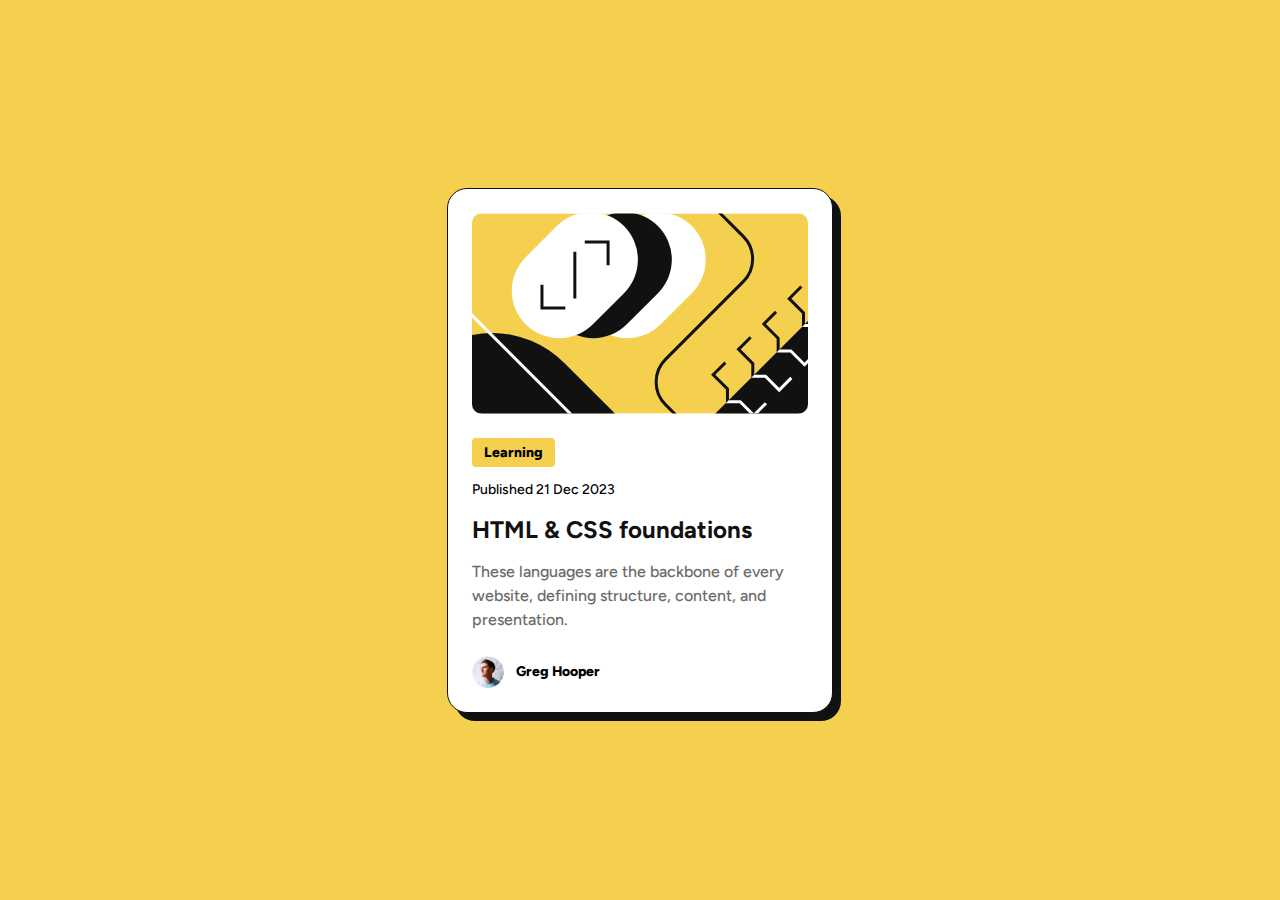
<file: blog-preview-card/index.html>
<!DOCTYPE html>
<html lang="en">
<head>
    <meta charset="UTF-8">
    <meta name="viewport" content="width=device-width, initial-scale=1.0">
    <link rel="icon" type="image/png" sizes="32x32" href="./assets/images/favicon-32x32.png">
    <title>Frontend Mentor | Blog preview card</title>
    <link rel="stylesheet" href="assets/css/style.css">
</head>
<body>
    <article class="card">
        <img class="card-img" src="assets/images/illustration-article.svg"
             alt="Image vectorielle jaune et noir style moderne code html css">
        <section class="card-content">
            <span class="badge">Learning</span>
            <span class="date">Published 21 Dec 2023</span>
            <h1>HTML & CSS foundations</h1>
            <p>These languages are the backbone of every website, defining structure, content, and presentation.</p>
        </section>
        <section class="profile">
            <img src="assets/images/image-avatar.webp" alt="Photo de Greg Hooper">
            <span>Greg Hooper</span>
        </section>
    </article>
</body>
</html>
</file>
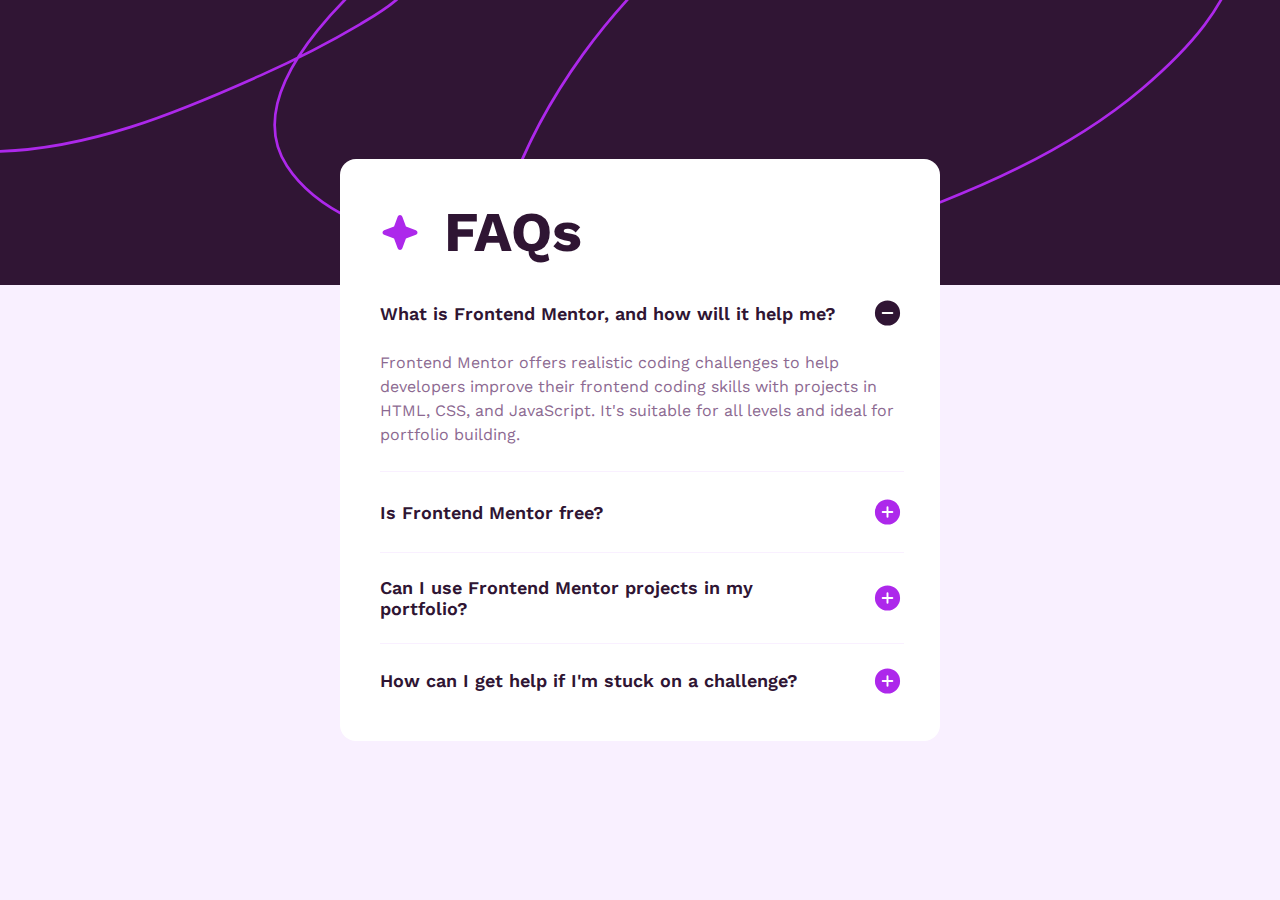
<file: faq-accordion/index.html>
<!DOCTYPE html>
<html lang="en">
<head>
    <meta charset="UTF-8">
    <meta name="viewport" content="width=device-width, initial-scale=1.0">
    <link rel="icon" type="image/png" sizes="32x32" href="./assets/images/favicon-32x32.png">
    <link rel="stylesheet" href="assets/css/style.css">
    <title>Frontend Mentor | FAQ accordion</title>
</head>
<body>
<img src="assets/images/background-pattern-desktop.svg" alt="" class="background-desktop">
<img src="assets/images/background-pattern-mobile.svg" alt="" class="background-mobile">
<article class="card">
    <header>
        <img src="assets/images/icon-star.svg" alt="">
        <h1 class="card-title">FAQs</h1>
    </header>
    <div class="card-content accordion">
        <div class="accordion-item open">
            <button>
                <span class="h2">What is Frontend Mentor, and how will it help me?</span>
                <i class="icon"></i>
            </button>
            <p>Frontend Mentor offers realistic coding challenges to help developers improve their
                frontend coding skills with projects in HTML, CSS, and JavaScript. It's suitable for
                all levels and ideal for portfolio building.</p>
        </div>
        <div class="accordion-item">
            <button>
                <span>Is Frontend Mentor free?</span>
                <i class="icon"></i>
            </button>
            <p>Yes, Frontend Mentor offers both free and premium coding challenges, with the free
                option providing access to a range of projects suitable for all skill levels.</p>
        </div>
        <div class="accordion-item">
            <button>
                <span>Can I use Frontend Mentor projects in my portfolio?</span>
                <i class="icon"></i>
            </button>
            <p>Yes, you can use projects completed on Frontend Mentor in your portfolio. It's an excellent
                way to showcase your skills to potential employers!</p>
        </div>
        <div class="accordion-item">
            <button>
                <span>How can I get help if I'm stuck on a challenge?</span>
                <i class="icon"></i>
            </button>
            <p>The best place to get help is inside Frontend Mentor's Discord community. There's a help
                channel where you can ask questions and seek support from other community members.</p>
        </div>
    </div>
</article>
<script>
    document.addEventListener('DOMContentLoaded', () => {
        const accordionItems = document.querySelectorAll('.accordion-item');

        accordionItems.forEach(item => {
            item.addEventListener('click', () => {
                document.querySelectorAll('.accordion-item').forEach(i => {
                    if (item !== i) {
                        i.classList.remove('open');
                    }
                });

                if (!item.classList.contains('open')) {
                    item.classList.add('open');
                } else {
                    item.classList.remove('open');
                }
            });
        });
    });
</script>
</body>
</html>
</file>
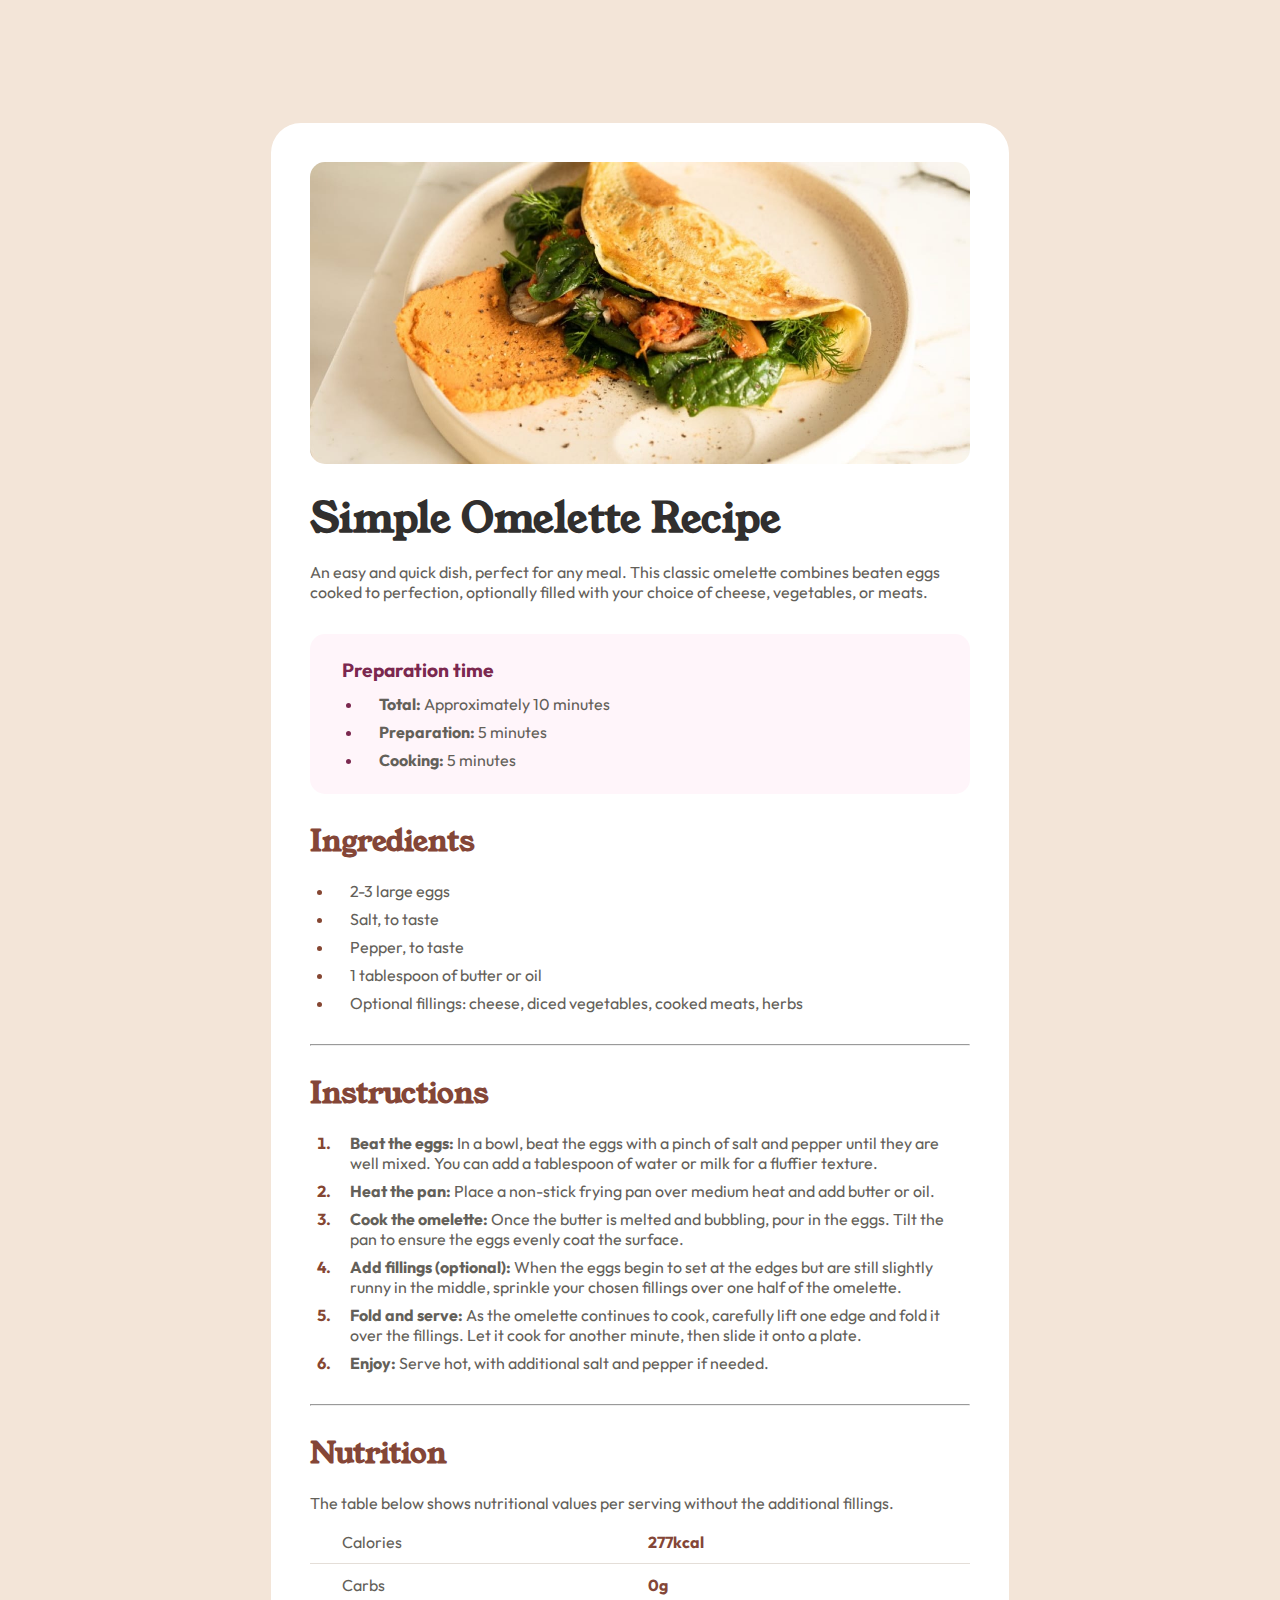
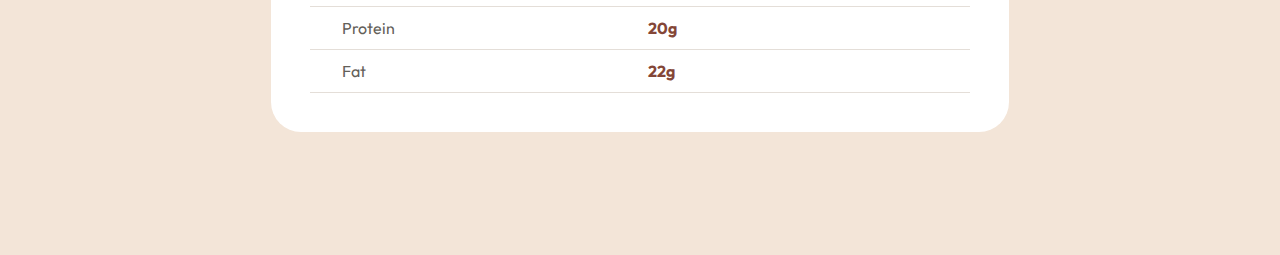
<file: recipe-page/index.html>
<!DOCTYPE html>
<html lang="en">
<head>
    <meta charset="UTF-8">
    <meta name="viewport" content="width=device-width, initial-scale=1.0">
    <link rel="icon" type="image/png" sizes="32x32" href="./assets/images/favicon-32x32.png">
    <title>Frontend Mentor | Recipe page</title>
    <link rel="stylesheet" href="assets/css/style.css">
</head>
<body>
<main>
    <img src="assets/images/image-omelette.jpeg"
         alt="Une assiette composée d'une omelette moelleuse accompagnée d'un assortiment coloré de légumes frais.">
    <h1>Simple Omelette Recipe</h1>

    <p>An easy and quick dish, perfect for any meal. This classic omelette combines beaten eggs cooked
        to perfection, optionally filled with your choice of cheese, vegetables, or meats.</p>

    <section class="times">
        <h3>Preparation time</h3>
        <ul>
            <li><strong>Total:</strong> Approximately 10 minutes</li>
            <li><strong>Preparation:</strong> 5 minutes</li>
            <li><strong>Cooking:</strong> 5 minutes</li>
        </ul>
    </section>

    <section class="ingredients">
        <h2>Ingredients</h2>
        <ul>
            <li>2-3 large eggs</li>
            <li>Salt, to taste</li>
            <li>Pepper, to taste</li>
            <li> 1 tablespoon of butter or oil</li>
            <li>Optional fillings: cheese, diced vegetables, cooked meats, herbs</li>
        </ul>
    </section>
    <hr>
    <section class="instructions">
        <h2>Instructions</h2>
        <ol>
            <li>
                <strong>Beat the eggs:</strong>
                In a bowl, beat the eggs with a pinch of salt and pepper until they are well mixed.
                You can add a tablespoon of water or milk for a fluffier texture.
            </li>
            <li>
                <strong>Heat the pan:</strong>
                Place a non-stick frying pan over medium heat and add butter or oil.
            </li>
            <li>
                <strong>Cook the omelette:</strong>
                Once the butter is melted and bubbling, pour in the eggs. Tilt the pan to ensure
                the eggs evenly coat the surface.
            </li>
            <li>
                <strong>Add fillings (optional):</strong>
                When the eggs begin to set at the edges but are still slightly
                runny in the
                middle, sprinkle your chosen fillings over one half of the omelette.
            </li>
            <li>
                <strong>Fold and serve:</strong>
                As the omelette continues to cook, carefully lift one edge and fold it
                over the fillings. Let it cook for another minute, then slide it onto a plate.
            </li>
            <li>
                <strong>Enjoy:</strong>
                Serve hot, with additional salt and pepper if needed.
            </li>
        </ol>
    </section>
    <hr>
    <section class="nutrition">
        <h2>Nutrition</h2>

        <p>The table below shows nutritional values per serving without the additional fillings.</p>

        <table>
            <tr>
                <th>Calories</th>
                <td>277kcal</td>
            </tr>
            <tr>
                <th>Carbs</th>
                <td>0g</td>
            </tr>
            <tr>
                <th>Protein</th>
                <td>20g</td>
            </tr>
            <tr>
                <th>Fat</th>
                <td>22g</td>
            </tr>
        </table>
    </section>
</main>
</body>
</html>
</file>
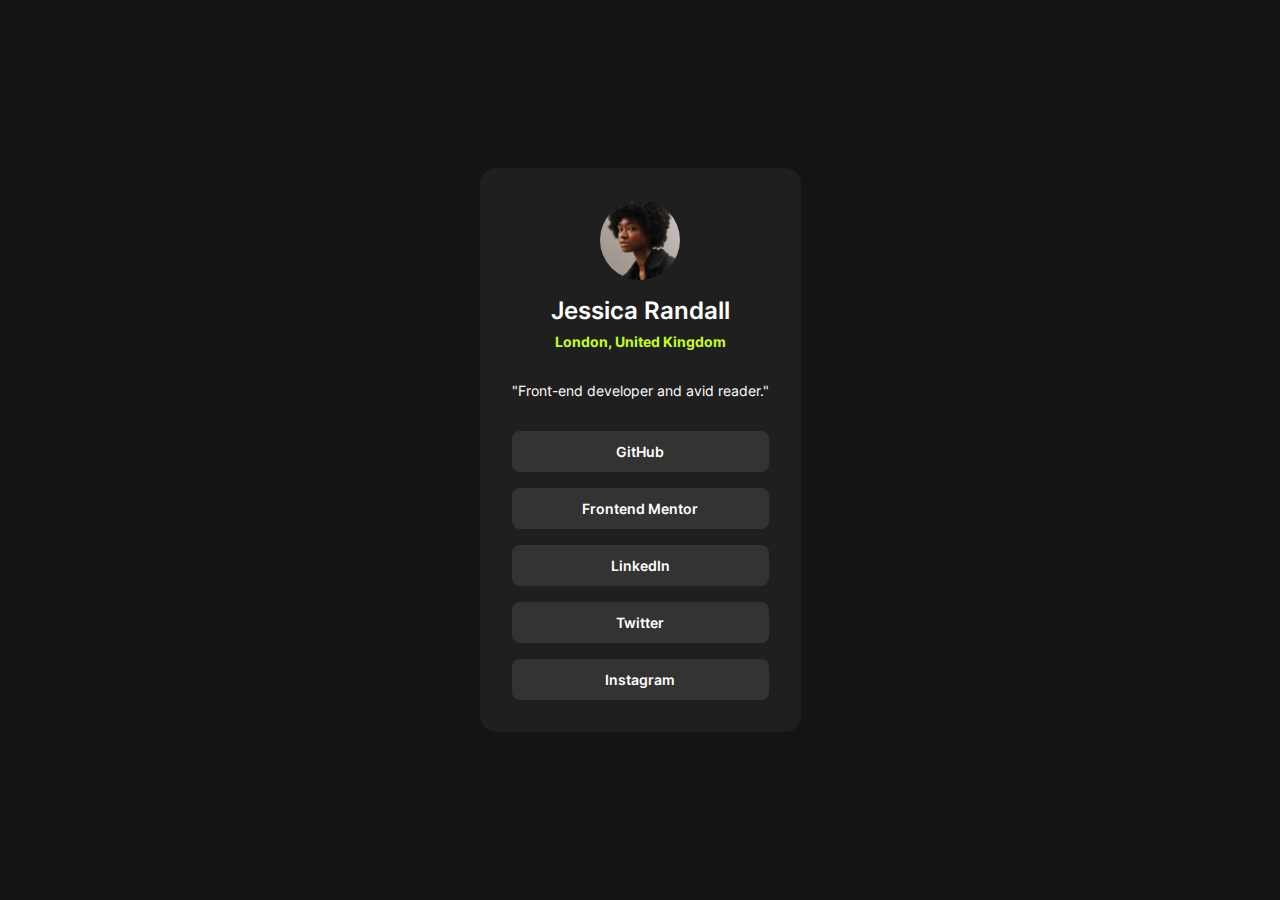
<file: social-links-profile-main/index.html>
<!DOCTYPE html>
<html lang="en">
<head>
    <meta charset="UTF-8">
    <meta name="viewport" content="width=device-width, initial-scale=1.0">
    <link rel="icon" type="image/png" sizes="32x32" href="./assets/images/favicon-32x32.png">

    <title>Frontend Mentor | Social links profile</title>
    <link rel="stylesheet" href="assets/css/style.css">
</head>
<body>
<main>
    <img src="assets/images/avatar-jessica.jpeg" alt="Photo de profil de Jessica" class="profile">
    <h1>Jessica Randall</h1>
    <p class="subtitle">London, United Kingdom</p>
    <p>"Front-end developer and avid reader."</p>
    <a href="https://github.com/" class="btn">GitHub</a>
    <a href="https://www.frontendmentor.io" class="btn">Frontend Mentor</a>
    <a href="https://www.linkedin.com/" class="btn">LinkedIn</a>
    <a href="https://x.com/" class="btn">Twitter</a>
    <a href="https://www.instagram.com/" class="btn">Instagram</a>
</main>
</body>
</html>
</file>
<file: blog-preview-card/assets/css/style.css>
@font-face {
    font-family: 'FightreeVar';
    src: url('../fonts/Figtree-VariableFont_wght.ttf') format('truetype');
    font-weight: 100 1000;
    font-style: normal;
}

@font-face {
    font-family: 'FightreeVar';
    src: url('../fonts/Figtree-Italic-VariableFont_wght.ttf') format('truetype');
    font-weight: 100 1000;
    font-style: italic;
}

@font-face {
    font-family: 'Fightree';
    src: url('../fonts/static/Figtree-SemiBold.ttf') format('truetype');
    font-weight: 600;
}

@font-face {
    font-family: 'Fightree';
    src: url('../fonts/static/Figtree-ExtraBold.ttf') format('truetype');
    font-weight: 800;
}


:root {
    --yellow: #f4d04e;
    --gray: #6b6b6b;
    --dark: #111111;
    --light: #ffffff;
}

body {
    all: unset;
    min-height: 100vh;
    display: flex;
    justify-content: center;
    align-items: center;
    background-color: var(--yellow);
    font-family: "FightreeVar", "Fightree", sans-serif;
    font-weight: 500;
    line-height: 1.5;
}

p, h1 {
    margin: 0;
}

h1 {
    font-size: 1.5rem;
    color: var(--dark);
    cursor: pointer;
    transition: color .3s;
}

h1:hover {
    color: var(--yellow);
}

p {
    font-size: 1rem;
    color: var(--gray);
}

.card {
    display: flex;
    flex-direction: column;
    gap: 1.5rem;
    width: calc(100% - 2* 3rem);
    max-width: calc(24rem - 2 * 1.5rem);
    margin: clamp(7.75rem, 14.2vw, 16.6875rem) 1.5rem;
    background-color: var(--light);
    padding: 1.5rem;
    border: 1px solid var(--dark);
    border-radius: 1.25rem;
    box-shadow: var(--dark) .5rem .5rem 0 0;
}

.card .card-content {
    display: flex;
    flex-direction: column;
    gap: .75rem;
}

.card .card-img {
    border-radius: .625rem;
}

.card .profile img {
    width: 2rem;
    height: 2rem;
    border-radius: 50%;
}

.card .profile {
    display: flex;
    gap: .75rem;
    align-items: center;
    font-weight: 800;
    font-size: .875rem;
}

.badge {
    background-color: var(--yellow);
    padding: .25rem .75rem;
    width: fit-content;
    border-radius: .25rem;
    font-weight: 800;
}

.date, .badge {
    font-size: .875rem;
}
</file>
<file: faq-accordion/assets/css/style.css>
@font-face {
    font-family: "Work Sans Var";
    src: url("../fonts/WorkSans-VariableFont_wght.ttf") format("truetype");
    font-weight: 100 1000;
}

@font-face {
    font-family: "Work Sans";
    src: url("../fonts/static/WorkSans-Bold.ttf") format("truetype");
    font-weight: 700;
}

@font-face {
    font-family: "Work Sans";
    src: url("../fonts/static/WorkSans-SemiBold.ttf") format("truetype");
    font-weight: 600;
}

@font-face {
    font-family: "Work Sans";
    src: url("../fonts/static/WorkSans-Regular.ttf") format("truetype");
    font-weight: 400;
}

:root {
    --dark-purle: hsl(292, 42%, 14%);
    --purple: hsl(292, 16%, 49%);
    --pink: hsl(275, 100%, 97%);
    --light: hsl(0, 0%, 100%);
    --hover: hsl(281, 83%, 54%);
}

body {
    all: unset;
    min-height: 100vh;
    background-color: var(--pink);
    display: flex;
    justify-content: center;
    align-items: center;
    font-family: "Work Sans Var", "Work Sans", sans-serif;
    color: var(--dark-purle);
}

h1, p {
    margin: 0;
}


h1 {
    font-size: 3.5rem;
}

button {
    all: unset;
    cursor: pointer;
    display: flex;
    justify-content: space-between;
    align-items: center;
    gap: 1.5rem;
    width: 100%;
    font-weight: 600;
    font-size: 1.125rem;
}

.card {
    max-width: calc(37.5rem - 4.75rem);
    padding: 2.5rem 2.25rem 1.25rem 2.5rem;
    background-color: var(--light);
    border-radius: 1rem;
    display: flex;
    flex-direction: column;
    margin: clamp(9rem, 11.5vw, 12.5rem) 1.5rem;
}

.card header {
    display: flex;
    gap: 1.5rem;
    align-items: center;
    margin-bottom: .5rem;
}

.accordion-item button .icon {
    width: 2rem;
    height: 2rem;
    min-width: 2rem;
    background-image: url("../images/icon-plus.svg");
    background-size: contain;
    background-repeat: no-repeat;
    margin-left: .5rem;
}

.accordion-item {
    display: flex;
    flex-direction: column;
    gap: 1rem;
    padding: 1.5rem 0;
}

.accordion-item:not(:first-child) {
    border-top: 1px solid var(--pink);
}

.accordion-item:last-child {
    padding-top: 1.3rem;
}

.accordion-item button + p {
    margin-top: .375rem;
    line-height: 1.5;
    color: var(--purple);
}

.accordion-item.open button .icon {
    background-image: url("../images/icon-minus.svg");
}

.accordion-item:not(.open) > *:not(:first-child) {
    display: none;
}

.accordion-item.open > *:not(:first-child) {
    display: block;
}

.accordion-item button:hover {
    color: var(--hover);
}

.background-desktop, .background-mobile {
    position: absolute;
    top: 0;
    left: 0;
    right: 0;
    z-index: -1;
    width: 100%;
    height: clamp(14.5rem, 22.25vw, 30rem);
    object-fit: cover;
}

.background-mobile {
    display: none;
}

@media only screen and (max-width: 768px) {
    .background-desktop {
        display: none;
    }

    .background-mobile {
        display: block;
    }

    h1 {
        font-size: 2rem;
    }

    button {
        font-size: 1rem;
    }

    p {
        font-size: .875rem;
    }

    .card header img {
        width: 1.5rem;
    }

    .card header {
        margin-bottom: .25rem;
    }

    .card {
        padding: 1.5rem 1.25rem 1.25rem 1.5rem;
    }

    .accordion-item {
        padding: 1.25rem 0;
    }
}
</file>
<file: recipe-page/assets/css/style.css>
/* FONTS */
@font-face {
    font-family: "Young Serif";
    src: url("../fonts/young-serif/YoungSerif-Regular.ttf");
    font-weight: 400;
}

@font-face {
    font-family: "OutfitVar";
    src: url("../fonts/outfit/Outfit-VariableFont_wght.ttf") ;
    font-weight: 100 1000;
}

@font-face {
    font-family: 'Outfit';
    src: url('../fonts/outfit/static/Outfit-Regular.ttf');
    font-weight: 400;
}

@font-face {
    font-family: 'Outfit';
    src: url('../fonts/outfit/static/Outfit-Bold.ttf');
    font-weight: 700;
}

h1, h2{
    font-family: "Young Serif", serif;
}

h1 {
    font-size: 2.5rem;
    margin: 1.375rem 0 .9375rem;
    color: #312f2e;
}

h2 {
    font-size: 1.8rem;
    margin: 1.7rem 0 1.2rem;
    color: #844637;
}

h3 {
    font-size: 1.2rem;
    margin: 0 0 .75rem;
    color: hsl(332, 51%, 32%);
}

body {
    font-family: OutfitVar, Outfit, sans-serif !important;
    line-height: 1.5;
    all: unset;
    background-color: #f3e5d8;
    color: #636059;
    display: flex;
    justify-content: center;
    align-items: center;
}

p {
    margin-top: 0;
}

main {
    max-width: 660px;
    margin: clamp(0rem, 11vw, 7.7rem) auto;
    padding: 39px;
    background-color: #fff;
    border-radius: 30px;
}

ul, ol {
    display: flex;
    flex-direction: column;
    gap: .5rem;
    padding-left: 1rem;
    margin-left: .5rem;
}

li {
    padding-left: 16px;
}

img {
    width: 100%;
    border-radius: 15px;
}


hr {
    margin-top: 1.9rem;
}

table {
    width: 100%;
    border-spacing: 0;
}

th, td, tr {
    border-bottom: 1px solid  hsl(30, 18%, 87%);
    text-align: left;
    padding: 11px 32px;
    width: 50%;
    font-weight: 400;
}

td {
    padding-left: .5rem;
    color: #844637;
    font-weight: bold;
}

.times li::marker {
    color: hsl(332, 51%, 32%);
    margin-right: 32px;
}

li::marker {
    color: hsl(14, 45%, 36%);
}

section.times {
    background-color: hsl(330, 100%, 98%);
    padding: 24px 32px;
    border-radius: 15px;
    margin-top: 2rem;
}

section.times *:first-child {
    margin-top: 0;
}

section.times *:last-child {
    margin-bottom: 0;
}

section.times ul {
    margin-top: 0;
    margin-left: 5px;
    gap: .5rem;
}

section.ingredients ul {
    gap: .5rem;
    margin-left: .5rem;
}

section.instructions li::marker {
    font-weight: bold;
}

section.nutrition p {
    margin-bottom: .5rem;
}

@media only screen and (max-width: 660px) {
    main {
        margin: 0;
        border-radius: 0;
        padding: 0 0 2rem;
    }

    main > *:not(img) {
        margin-left: 2rem;
        margin-right: 2rem;
    }

    img {
        border-radius: 0;
    }
}
</file>
<file: social-links-profile-main/assets/css/style.css>
@font-face {
    font-family: "InterVar";
    src: url("../fonts/Inter-VariableFont_slnt,wght.ttf") format("truetype");
    font-weight: 100 1000;
}

@font-face {
    font-family: "Inter";
    src: url("../fonts/static/Inter-Regular.ttf") format("truetype");
    font-weight: 400;
}

@font-face {
    font-family: "Inter";
    src: url("../fonts/static/Inter-SemiBold.ttf") format("truetype");
    font-weight: 600;
}

@font-face {
    font-family: "Inter";
    src: url("../fonts/static/Inter-Bold.ttf") format("truetype");
    font-weight: 700;
}

body {
    all: unset;
    background-color: hsl(0, 0%, 8%);
    display: flex;
    justify-content: center;
    align-items: center;
    color: hsl(0, 0%, 100%);
    font-family: InterVar, Inter, sans-serif;
    min-height: 100vh;
    font-size: .875rem;
}

p {
    margin-top: .5rem;
    margin-bottom: 1rem;
}

h1 {
    font-size: 1.5rem;
    margin-bottom: 0;
    font-weight: 600;
}

.subtitle {
    color: hsl(75, 94%, 57%);
    font-weight: bold;
    font-size: .875rem;
    margin-bottom: 1.5rem;
}

main {
    max-width: calc(23.75rem - clamp(1rem, 6vw, 2.5rem));
    background-color: hsl(0, 0%, 12%);
    padding: 2rem;
    display: flex;
    flex-direction: column;
    align-items: center;
    border-radius: 1rem;
    margin-left: 1.5rem;
    margin-right: 1.5rem;
    margin-top: clamp(5rem, 8vw, 7rem);
    margin-bottom: clamp(5rem, 8vw, 7rem);
}

img.profile {
    width: 100%;
    border-radius: 50%;
    max-width: 5rem;
}

.btn {
    background-color: hsl(0, 0%, 20%);
    border-radius: .5rem;
    margin-top: 1rem;
    cursor: pointer;
    width: 100%;
    text-decoration: none;
    color: white;
    padding: .75rem 0;
    display: flex;
    justify-content: center;
    font-weight: 600;
    transition: background-color .3s, color .3s;
}

.btn:hover {
    background-color: hsl(75, 94%, 57%);
    color: hsl(0, 0%, 20%);
}

@media only screen and (max-width: 600px) {
    main {
        padding: 1.5rem;
    }
}
</file>
